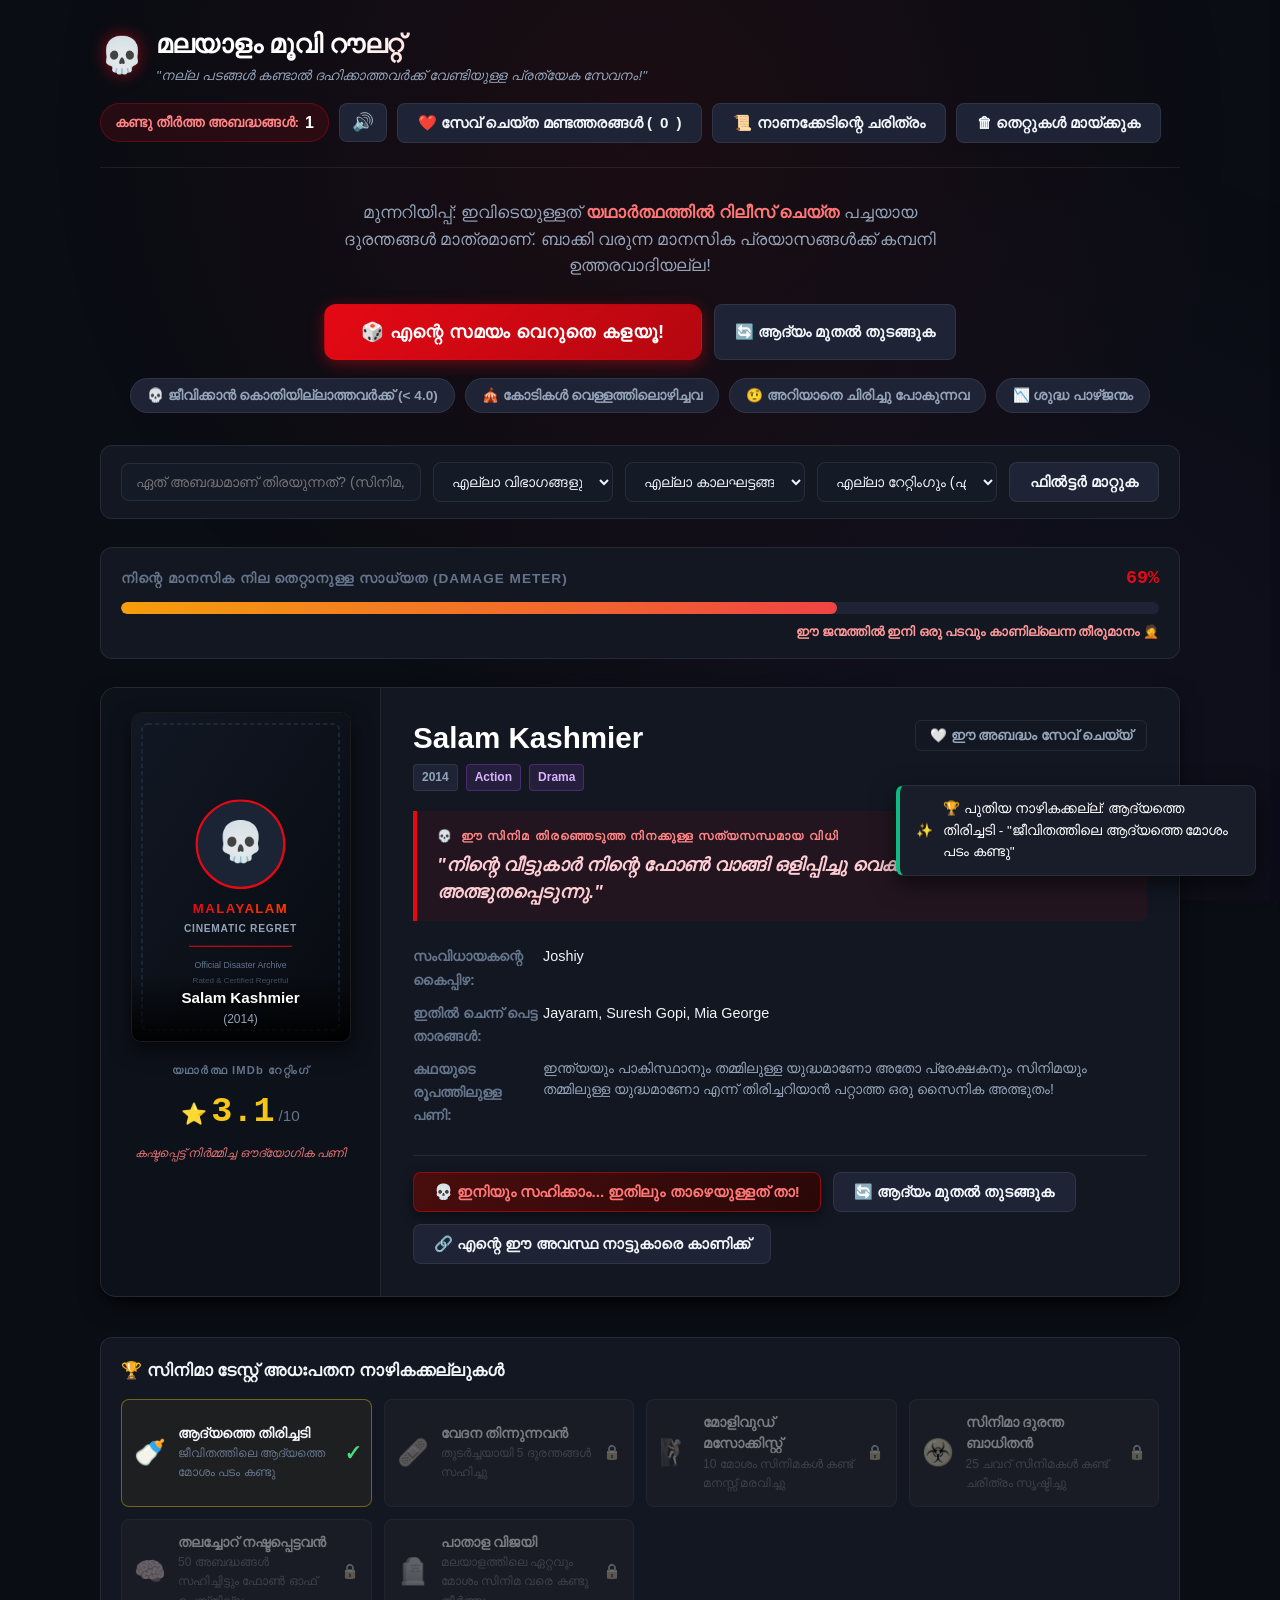
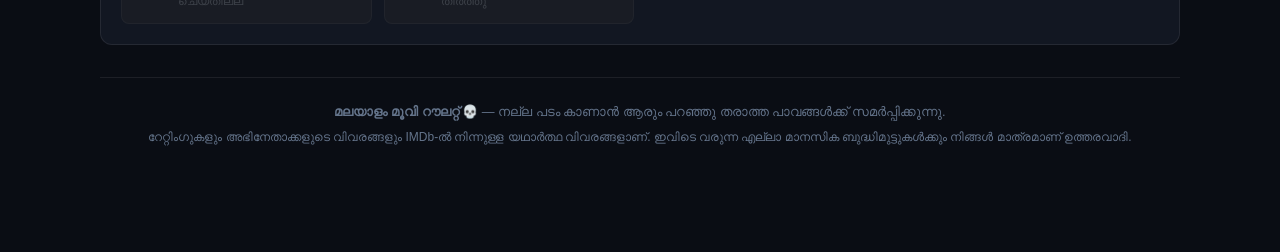
<file: index.html>
<!DOCTYPE html>
<html lang="en">
<head>
  <meta charset="UTF-8">
  <meta http-equiv="refresh" content="0; url=./malayalam-movie-recommender/index.html">
  <meta name="viewport" content="width=device-width, initial-scale=1.0">
  <title>Malayalam Movie Roulette 💀</title>
  <style>
    body {
      background: #0a0d14;
      color: #f1f5f9;
      font-family: system-ui, -apple-system, sans-serif;
      display: flex;
      align-items: center;
      justify-content: center;
      height: 100vh;
      margin: 0;
      text-align: center;
    }
    .launcher {
      background: #121722;
      border: 1px solid rgba(229, 9, 20, 0.4);
      padding: 36px;
      border-radius: 16px;
      box-shadow: 0 10px 30px rgba(0, 0, 0, 0.8);
      max-width: 440px;
    }
    h1 {
      font-size: 1.5rem;
      margin-bottom: 12px;
      color: #ff6b6b;
    }
    p {
      color: #94a3b8;
      font-size: 0.95rem;
      margin-bottom: 24px;
    }
    a.btn {
      display: inline-block;
      background: #e50914;
      color: #fff;
      text-decoration: none;
      font-weight: 700;
      padding: 12px 24px;
      border-radius: 8px;
      transition: background 0.2s;
    }
    a.btn:hover {
      background: #ff1a26;
    }
  </style>
  <script>
    window.location.replace("./malayalam-movie-recommender/index.html");
  </script>
</head>
<body>
  <div class="launcher">
    <h1>💀 Malayalam Movie Roulette</h1>
    <p>Redirecting you to the realm of certified cinematic regret...</p>
    <a class="btn" href="./malayalam-movie-recommender/index.html">Launch App Manually</a>
  </div>
</body>
</html>
</file>
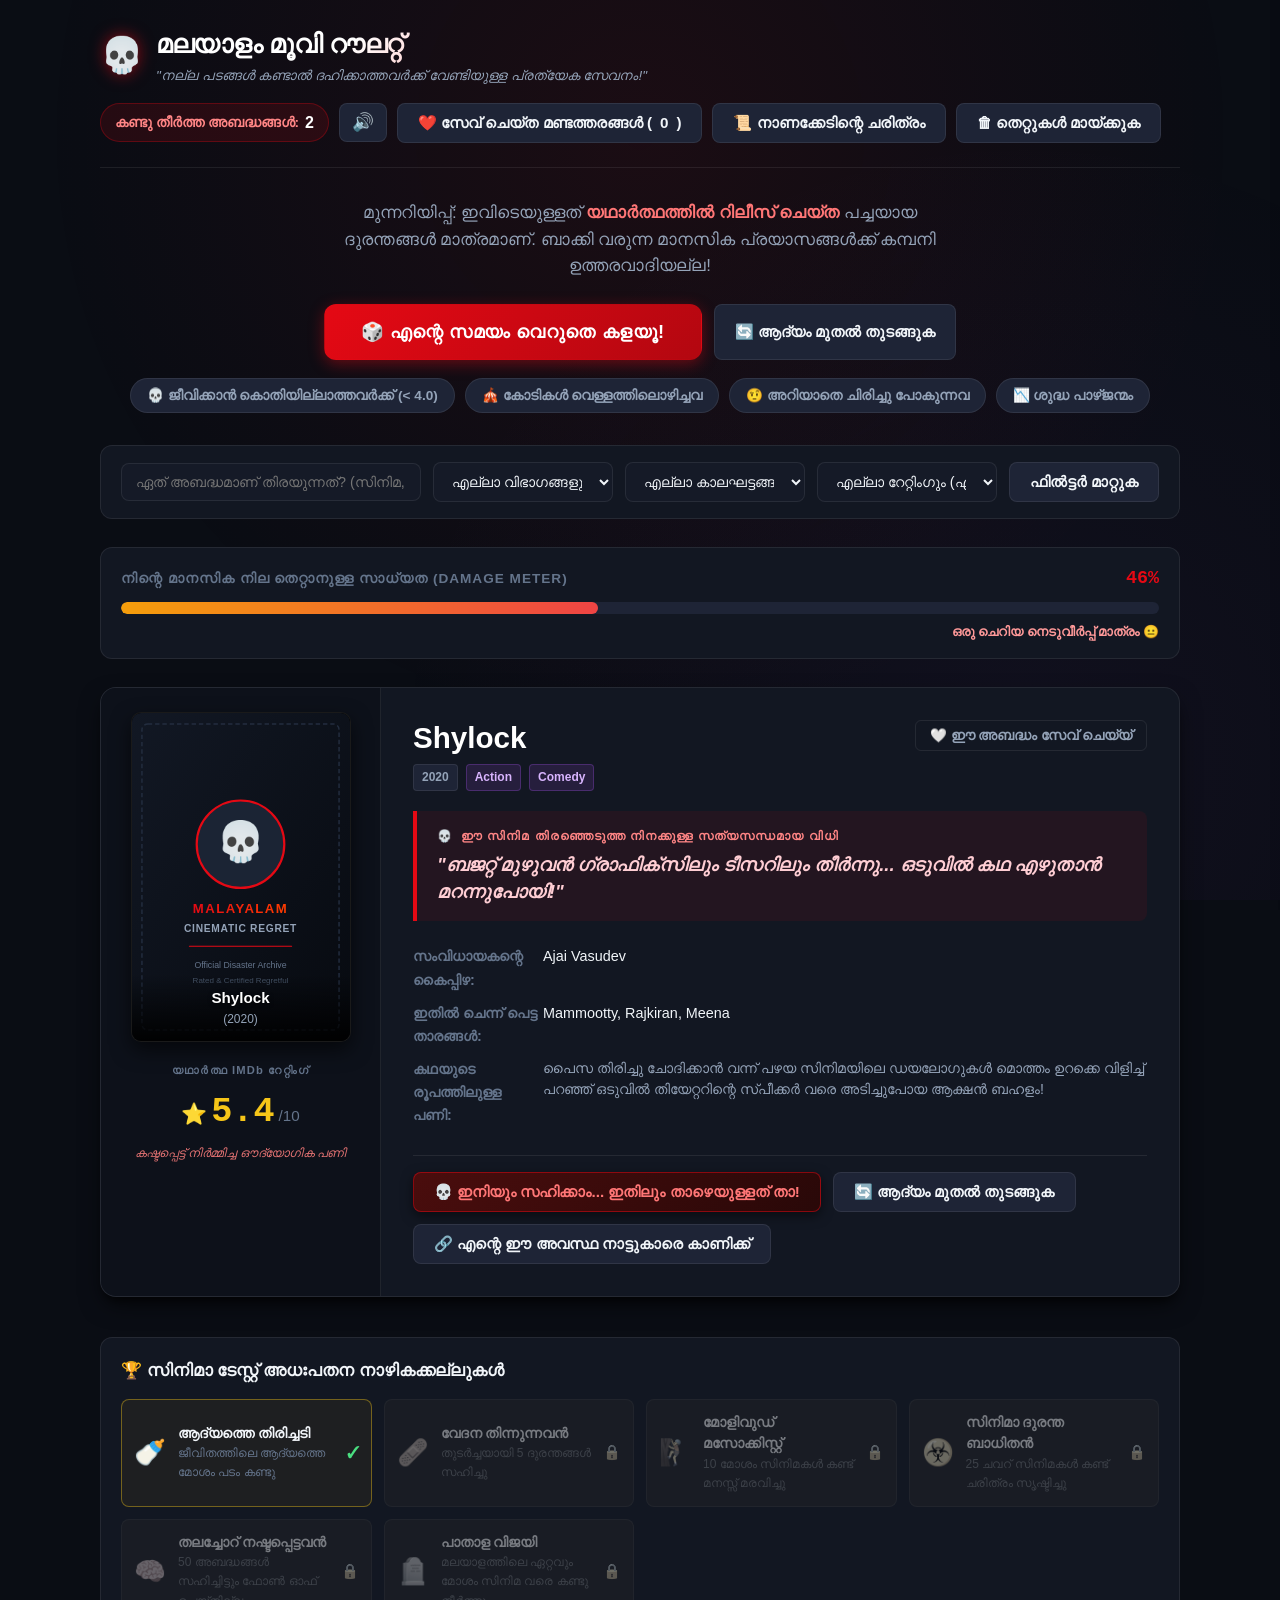
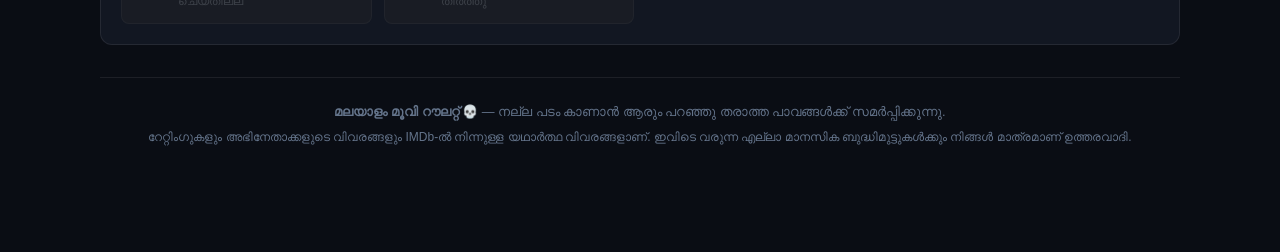
<file: malayalam-movie-recommender/index.html>
<!DOCTYPE html>
<html lang="ml">
<head>
  <meta charset="UTF-8">
  <meta name="viewport" content="width=device-width, initial-scale=1.0">
  <meta name="description" content="മലയാളം മൂവി റൗലറ്റ് 💀 - മോശം മലയാള സിനിമകൾ ശുപാർശ ചെയ്ത് നിങ്ങളുടെ സിനിമാ ടേസ്റ്റിനെ പച്ചയായി കളിയാക്കുന്ന വെബ്സൈറ്റ്.">
  <title>മലയാളം മൂവി റൗലറ്റ് 💀 | നിങ്ങളുടെ സമയം വെറുതെ കളയൂ!</title>
  <link rel="stylesheet" href="./css/style.css">
  <link rel="icon" href="data:image/svg+xml,<svg xmlns=%22http://www.w3.org/2000/svg%22 viewBox=%220 0 100 100%22><text y=%22.9em%22 font-size=%2290%22>💀</text></svg>">
</head>
<body>

  <div class="container">
    <!-- Header -->
    <header class="site-header">
      <div class="logo-group">
        <span class="logo-skull" role="img" aria-label="തലയോട്ടി">💀</span>
        <div>
          <h1 class="site-title">മലയാളം മൂവി റൗലറ്റ്</h1>
          <p class="site-tagline">"നല്ല പടങ്ങൾ കണ്ടാൽ ദഹിക്കാത്തവർക്ക് വേണ്ടിയുള്ള പ്രത്യേക സേവനം!"</p>
        </div>
      </div>

      <div class="header-actions">
        <div class="counter-pill" title="നിങ്ങൾ സ്വയം കണ്ടു മുടിഞ്ഞ സിനിമകളുടെ എണ്ണം">
          <span>കണ്ടു തീർത്ത അബദ്ധങ്ങൾ:</span>
          <span id="counterValue" class="counter-number">0</span>
        </div>
        <button id="btnToggleSound" class="btn btn-secondary btn-icon-only" title="ശബ്ദം ഓൺ/ഓഫ് ചെയ്യുക" aria-label="Toggle Sound">🔊</button>
        <button id="btnOpenFavorites" class="btn btn-secondary" title="സേവ് ചെയ്ത അബദ്ധങ്ങൾ കാണുക">❤️ സേവ് ചെയ്ത മണ്ടത്തരങ്ങൾ (<span id="favCountBadge">0</span>)</button>
        <button id="btnOpenHistory" class="btn btn-secondary" title="നേരത്തെ കണ്ട സിനിമകളുടെ പട്ടിക">📜 നാണക്കേടിന്റെ ചരിത്രം</button>
        <button id="btnResetShame" class="btn btn-secondary" title="കൗണ്ടറും ചരിത്രവും മായ്‌ക്കുക">🗑 തെറ്റുകൾ മായ്‌ക്കുക</button>
      </div>
    </header>

    <!-- Hero Section -->
    <section class="hero-section">
      <p class="hero-subhead">
        മുന്നറിയിപ്പ്: ഇവിടെയുള്ളത് <em>യഥാർത്ഥത്തിൽ റിലീസ് ചെയ്ത</em> പച്ചയായ ദുരന്തങ്ങൾ മാത്രമാണ്. ബാക്കി വരുന്ന മാനസിക പ്രയാസങ്ങൾക്ക് കമ്പനി ഉത്തരവാദിയല്ല!
      </p>

      <!-- Main Action Buttons -->
      <div style="display: flex; gap: 12px; justify-content: center; flex-wrap: wrap; margin-bottom: 8px;">
        <button id="btnRuinEvening" class="btn btn-primary-glow">
          🎲 എന്റെ സമയം വെറുതെ കളയൂ!
        </button>
        <button id="btnHeroStartFirst" class="btn btn-secondary" title="ആദ്യം മുതൽ വീണ്ടും തുടങ്ങുക">
          🔄 ആദ്യം മുതൽ തുടങ്ങുക
        </button>
      </div>

      <!-- Curated Category Triggers -->
      <div class="category-group">
        <button id="btnCatBottom" class="btn btn-pill" title="4.0-ന് താഴെയുള്ള പടുകുഴി">💀 ജീവിക്കാൻ കൊതിയില്ലാത്തവർക്ക് (&lt; 4.0)</button>
        <button id="btnCatOverHyped" class="btn btn-pill" title="വൻ ഹൈപ്പിൽ വന്ന് എട്ടുനിലയിൽ പൊട്ടിയവ">🎪 കോടികൾ വെള്ളത്തിലൊഴിച്ചവ</button>
        <button id="btnCatAccidental" class="btn btn-pill" title="ഗൗരവത്തിൽ എടുത്ത് ഒടുവിൽ കോമഡിയായവ">🤨 അറിയാതെ ചിരിച്ചു പോകുന്നവ</button>
        <button id="btnCatPureRegret" class="btn btn-pill" title="യാതൊരു ത്രില്ലുമില്ലാത്ത ശുദ്ധ പാഴ്ജന്മം">📉 ശുദ്ധ പാഴ്ജന്മം</button>
      </div>
    </section>

    <!-- Multi-Attribute Filters & Search Bar -->
    <section class="filter-bar" aria-label="സിനിമ ഫിൽട്ടറുകൾ">
      <div class="search-input-wrap">
        <input 
          type="text" 
          id="movieSearch" 
          class="input-control" 
          placeholder="ഏത് അബദ്ധമാണ് തിരയുന്നത്? (സിനിമ, നടൻ, സംവിധായകൻ...)"
          autocomplete="off"
        >
      </div>

      <div>
        <select id="filterGenre" class="input-control" aria-label="വിഭാഗം തിരിക്കുക">
          <option value="ALL">എല്ലാ വിഭാഗങ്ങളും</option>
        </select>
      </div>

      <div>
        <select id="filterEra" class="input-control" aria-label="കാലഘട്ടം">
          <option value="ALL">എല്ലാ കാലഘട്ടങ്ങളും</option>
          <option value="2020s">2020-ന് ശേഷം</option>
          <option value="2010s">2010 മുതൽ 2019 വരെ</option>
          <option value="before2010">2010-ന് മുൻപ്</option>
        </select>
      </div>

      <div>
        <select id="filterMaxRating" class="input-control" aria-label="റേറ്റിംഗ് പരിധി">
          <option value="ALL">എല്ലാ റേറ്റിംഗും (എല്ലാം ദുരന്തം തന്നെ)</option>
          <option value="5.5">&le; 5.5 (കടുത്ത വേദന)</option>
          <option value="5.0">&le; 5.0 (അപകട മേഖല)</option>
          <option value="4.0">&le; 4.0 (കൊടും ദുരന്തം)</option>
          <option value="3.5">&le; 3.5 (പാതാളം)</option>
        </select>
      </div>

      <div>
        <button id="btnResetFilters" class="btn btn-secondary" title="ഫിൽട്ടറുകൾ മാറ്റുക">ഫിൽട്ടർ മാറ്റുക</button>
      </div>
    </section>

    <!-- Dynamic Regret Meter -->
    <section class="regret-meter-card" aria-label="മാനസിക വിഷമ മീറ്റർ">
      <div class="meter-header">
        <span class="meter-title">നിന്റെ മാനസിക നില തെറ്റാനുള്ള സാധ്യത (Damage Meter)</span>
        <span id="regretMeterValue" class="meter-percent">90%</span>
      </div>
      <div class="meter-track">
        <div id="regretMeterFill" class="meter-fill meter-lethal" style="width: 90%;"></div>
      </div>
      <div id="regretMeterLabel" class="meter-label-text">
        ഐസിയു അഡ്മിഷൻ ഉറപ്പാണ് 💀
      </div>
    </section>

    <!-- Main Movie Recommendation Display Stage -->
    <main id="movieStage" aria-live="polite">
      <div class="movie-card" style="padding: 40px; text-align: center; color: var(--text-secondary);">
        <p>നിങ്ങൾക്കായുള്ള പുതിയ അബദ്ധം തപ്പിയെടുക്കുന്നു...</p>
      </div>
    </main>

    <!-- Achievements Section -->
    <section class="achievements-section">
      <h3 class="section-title">🏆 സിനിമാ ടേസ്റ്റ് അധഃപതന നാഴികക്കല്ലുകൾ</h3>
      <div id="achievementsList" class="achievements-grid">
        <!-- Rendered by ui.js -->
      </div>
    </section>

    <!-- Footer -->
    <footer class="site-footer">
      <p>
        <strong>മലയാളം മൂവി റൗലറ്റ് 💀</strong> — നല്ല പടം കാണാൻ ആരും പറഞ്ഞു തരാത്ത പാവങ്ങൾക്ക് സമർപ്പിക്കുന്നു.
      </p>
      <p style="margin-top: 6px; font-size: 0.75rem;">
        റേറ്റിംഗുകളും അഭിനേതാക്കളുടെ വിവരങ്ങളും IMDb-ൽ നിന്നുള്ള യഥാർത്ഥ വിവരങ്ങളാണ്. ഇവിടെ വരുന്ന എല്ലാ മാനസിക ബുദ്ധിമുട്ടുകൾക്കും നിങ്ങൾ മാത്രമാണ് ഉത്തരവാദി.
      </p>
    </footer>
  </div>

  <!-- Sliding Drawer: History (Hall of Shame) -->
  <aside id="drawerHistory" class="drawer" aria-label="നാണക്കേടിന്റെ ചരിത്രം">
    <div class="drawer-header">
      <h3 class="drawer-title">📜 നാണക്കേടിന്റെ ചരിത്രം</h3>
      <button id="btnCloseHistory" class="drawer-close" aria-label="ക്ലോസ് ചെയ്യുക">✕</button>
    </div>
    <div id="historyList" class="drawer-body">
      <!-- Rendered dynamically -->
    </div>
  </aside>

  <!-- Sliding Drawer: Favorites (Saved Mistakes) -->
  <aside id="drawerFavorites" class="drawer" aria-label="സേവ് ചെയ്ത മണ്ടത്തരങ്ങൾ">
    <div class="drawer-header">
      <h3 class="drawer-title">❤️ സേവ് ചെയ്ത മണ്ടത്തരങ്ങൾ</h3>
      <button id="btnCloseFavorites" class="drawer-close" aria-label="ക്ലോസ് ചെയ്യുക">✕</button>
    </div>
    <div id="favoritesList" class="drawer-body">
      <!-- Rendered dynamically -->
    </div>
  </aside>

  <!-- Rock Bottom Catastrophe Modal -->
  <div id="rockBottomModal" class="modal-backdrop" role="dialog" aria-modal="true" aria-labelledby="rockBottomTitle">
    <div class="modal-content">
      <span class="modal-skull-icon">🪦</span>
      <h2 id="rockBottomTitle" class="modal-title">നീ പാതാളത്തിൽ എത്തിക്കഴിഞ്ഞു!</h2>
      <p class="modal-body-text">
        നിങ്ങൾ ഇപ്പോൾ കാണുന്നത് <strong id="lowestMovieTitle">സലാം കാശ്മീർ</strong> ആണ്. യഥാർത്ഥ റേറ്റിംഗ്: <strong id="lowestMovieRating">3.1/10</strong>!
        <br><br>
        ഇതിൽ താഴെ ഇനി മറ്റൊരു സിനിമ മലയാളത്തിൽ പോലുമില്ല! ദൈവത്തെ ഓർത്ത് ഫോൺ താഴെ വെച്ചിട്ട് പോയി വല്ലതും പഠിക്കാൻ നോക്ക്!
      </p>
      <button id="btnModalStartFirst" class="btn btn-primary-glow" style="width: 100%;">
        🔄 ആദ്യം മുതൽ തുടങ്ങുക (രക്ഷപ്പെടാനുള്ള വഴി)
      </button>
      <button id="btnCloseRockBottom" class="btn btn-secondary" style="width: 100%; margin-top: 10px;">
        ഞാൻ എന്റെ തെറ്റ് സമ്മതിക്കുന്നു (രക്ഷിക്കണേ)
      </button>
    </div>
  </div>

  <!-- Toast Container -->
  <div id="toastContainer" class="toast-container" aria-live="assertive"></div>

  <!-- Scripts -->
  <script src="./js/movies.js"></script>
  <script src="./js/ui.js"></script>
  <script src="./js/app.js"></script>
</body>
</html>
</file>
<file: malayalam-movie-recommender/css/style.css>
/* ==========================================================================
   Malayalam Movie Roulette 💀 - Cinema Dark Theme
   ========================================================================== */

:root {
  --bg-main: #0a0d14;
  --bg-card: #121722;
  --bg-card-hover: #181f2e;
  --bg-surface: #1e2436;
  --bg-input: #151a27;
  --border-color: rgba(255, 255, 255, 0.08);
  --border-glow: rgba(229, 9, 20, 0.35);

  --accent-red: #e50914;
  --accent-red-hover: #f40612;
  --accent-gold: #f5c518;
  --accent-purple: #9d4edd;
  --accent-warning: #ff9800;
  --accent-cyan: #00e5ff;

  --text-primary: #f1f5f9;
  --text-secondary: #94a3b8;
  --text-muted: #64748b;
  --text-roast: #fecdd3;

  --font-sans: -apple-system, BlinkMacSystemFont, "Segoe UI", Roboto, "Manjari", "Noto Sans Malayalam", "Gayathri", "Helvetica Neue", Arial, sans-serif;
  --font-mono: ui-monospace, SFMono-Regular, Menlo, Monaco, Consolas, monospace;
  --shadow-lg: 0 10px 25px -5px rgba(0, 0, 0, 0.7), 0 8px 10px -6px rgba(0, 0, 0, 0.7);
  --shadow-glow: 0 0 20px rgba(229, 9, 20, 0.25);
  --radius: 12px;
}

* {
  box-sizing: border-box;
  margin: 0;
  padding: 0;
}

body {
  background-color: var(--bg-main);
  color: var(--text-primary);
  font-family: var(--font-sans);
  line-height: 1.6;
  min-height: 100vh;
  position: relative;
  overflow-x: hidden;
}

/* Subtle background vignette & grid pattern */
body::before {
  content: "";
  position: fixed;
  top: 0;
  left: 0;
  right: 0;
  bottom: 0;
  background: 
    radial-gradient(circle at 50% 15%, rgba(229, 9, 20, 0.08) 0%, transparent 60%),
    radial-gradient(circle at 80% 85%, rgba(157, 78, 221, 0.05) 0%, transparent 50%);
  pointer-events: none;
  z-index: 0;
}

.container {
  max-width: 1120px;
  margin: 0 auto;
  padding: 24px 20px 80px 20px;
  position: relative;
  z-index: 1;
}

/* ==========================================================================
   Header & Navbar
   ========================================================================== */
.site-header {
  display: flex;
  justify-content: space-between;
  align-items: center;
  flex-wrap: wrap;
  gap: 16px;
  padding-bottom: 24px;
  border-bottom: 1px solid var(--border-color);
  margin-bottom: 32px;
}

.logo-group {
  display: flex;
  align-items: center;
  gap: 12px;
}

.logo-skull {
  font-size: 2.2rem;
  filter: drop-shadow(0 0 8px rgba(229, 9, 20, 0.6));
  animation: floatSkull 3s ease-in-out infinite alternate;
}

@keyframes floatSkull {
  0% { transform: translateY(0) rotate(-2deg); }
  100% { transform: translateY(-4px) rotate(2deg); }
}

.site-title {
  font-size: 1.6rem;
  font-weight: 800;
  letter-spacing: -0.5px;
  background: linear-gradient(135deg, #ffffff 40%, #ff6b6b 100%);
  -webkit-background-clip: text;
  -webkit-text-fill-color: transparent;
  text-transform: uppercase;
}

.site-tagline {
  font-size: 0.85rem;
  color: var(--text-secondary);
  font-style: italic;
}

.header-actions {
  display: flex;
  align-items: center;
  gap: 10px;
  flex-wrap: wrap;
}

.counter-pill {
  display: flex;
  align-items: center;
  gap: 6px;
  background: rgba(229, 9, 20, 0.12);
  border: 1px solid rgba(229, 9, 20, 0.3);
  padding: 6px 14px;
  border-radius: 9999px;
  font-size: 0.85rem;
  color: #ff8585;
  font-weight: 600;
}

.counter-number {
  color: #fff;
  font-weight: 800;
  font-size: 1rem;
}

/* ==========================================================================
   Buttons
   ========================================================================== */
.btn {
  display: inline-flex;
  align-items: center;
  justify-content: center;
  gap: 8px;
  padding: 10px 20px;
  border-radius: 8px;
  font-weight: 600;
  font-size: 0.95rem;
  cursor: pointer;
  transition: all 0.2s ease;
  border: 1px solid transparent;
  user-select: none;
  text-decoration: none;
}

.btn-icon-only {
  padding: 8px 12px;
  font-size: 1.1rem;
}

.btn-primary-glow {
  background: linear-gradient(135deg, var(--accent-red) 0%, #b30710 100%);
  color: #ffffff;
  box-shadow: 0 4px 15px rgba(229, 9, 20, 0.4);
  font-size: 1.15rem;
  padding: 16px 36px;
  border-radius: 12px;
  font-weight: 800;
  letter-spacing: 0.5px;
}

.btn-primary-glow:hover {
  background: linear-gradient(135deg, #ff1a26 0%, #d40813 100%);
  transform: translateY(-2px);
  box-shadow: 0 6px 24px rgba(229, 9, 20, 0.65);
}

.btn-primary-glow:active {
  transform: translateY(1px);
}

.btn-secondary {
  background: var(--bg-surface);
  color: var(--text-primary);
  border: 1px solid var(--border-color);
}

.btn-secondary:hover {
  background: var(--bg-card-hover);
  border-color: rgba(255, 255, 255, 0.2);
}

.btn-worse {
  background: linear-gradient(135deg, #4a0d0d 0%, #290808 100%);
  color: #ff7676;
  border: 1px solid rgba(229, 9, 20, 0.5);
  box-shadow: 0 4px 12px rgba(0, 0, 0, 0.5);
}

.btn-worse:hover {
  background: linear-gradient(135deg, #661010 0%, #3d0a0a 100%);
  color: #fff;
  border-color: var(--accent-red);
  transform: translateY(-2px);
  box-shadow: 0 6px 18px rgba(229, 9, 20, 0.35);
}

.btn-fav {
  background: transparent;
  border: 1px solid var(--border-color);
  color: var(--text-secondary);
  padding: 6px 14px;
  border-radius: 6px;
  font-size: 0.85rem;
  font-weight: 600;
  cursor: pointer;
  transition: all 0.2s ease;
}

.btn-fav:hover {
  background: rgba(255, 255, 255, 0.06);
  color: #fff;
}

.btn-fav.is-fav {
  background: rgba(229, 9, 20, 0.15);
  border-color: rgba(229, 9, 20, 0.5);
  color: #ff6b75;
}

.btn-pill {
  padding: 8px 16px;
  border-radius: 9999px;
  font-size: 0.85rem;
  background: var(--bg-surface);
  color: var(--text-secondary);
  border: 1px solid var(--border-color);
}

.btn-pill:hover {
  color: #fff;
  border-color: rgba(255, 255, 255, 0.25);
  background: var(--bg-card-hover);
}

/* ==========================================================================
   Hero Main Trigger Area
   ========================================================================== */
.hero-section {
  text-align: center;
  margin-bottom: 32px;
}

.hero-subhead {
  color: var(--text-secondary);
  font-size: 1.05rem;
  max-width: 640px;
  margin: 0 auto 24px auto;
}

.hero-subhead em {
  color: #ff7676;
  font-style: normal;
  font-weight: 600;
}

.category-group {
  display: flex;
  justify-content: center;
  flex-wrap: wrap;
  gap: 10px;
  margin-top: 18px;
}

/* ==========================================================================
   Filter & Search Bar
   ========================================================================== */
.filter-bar {
  background: var(--bg-card);
  border: 1px solid var(--border-color);
  border-radius: var(--radius);
  padding: 16px 20px;
  margin-bottom: 28px;
  display: grid;
  grid-template-columns: 2fr 1.2fr 1.2fr 1.2fr auto;
  gap: 12px;
  align-items: center;
}

@media (max-width: 900px) {
  .filter-bar {
    grid-template-columns: 1fr 1fr;
  }
}

@media (max-width: 600px) {
  .filter-bar {
    grid-template-columns: 1fr;
  }
}

.search-input-wrap {
  position: relative;
}

.input-control {
  width: 100%;
  background: var(--bg-input);
  border: 1px solid var(--border-color);
  color: var(--text-primary);
  padding: 10px 14px;
  border-radius: 8px;
  font-size: 0.9rem;
  outline: none;
  transition: border-color 0.2s;
}

.input-control:focus {
  border-color: var(--accent-red);
}

select.input-control {
  cursor: pointer;
}

/* ==========================================================================
   Regret Meter (Progress Bar)
   ========================================================================== */
.regret-meter-card {
  background: var(--bg-card);
  border: 1px solid var(--border-color);
  border-radius: var(--radius);
  padding: 16px 20px;
  margin-bottom: 28px;
}

.meter-header {
  display: flex;
  justify-content: space-between;
  align-items: center;
  margin-bottom: 8px;
}

.meter-title {
  font-size: 0.85rem;
  text-transform: uppercase;
  letter-spacing: 1px;
  color: var(--text-muted);
  font-weight: 700;
}

.meter-percent {
  font-family: var(--font-mono);
  font-weight: 800;
  font-size: 1.15rem;
  color: var(--accent-red);
}

.meter-track {
  width: 100%;
  height: 12px;
  background: var(--bg-surface);
  border-radius: 9999px;
  overflow: hidden;
  position: relative;
}

.meter-fill {
  height: 100%;
  width: 50%;
  border-radius: 9999px;
  transition: width 0.6s cubic-bezier(0.34, 1.56, 0.64, 1), background 0.4s ease;
}

.meter-warning {
  background: linear-gradient(90deg, #f59e0b, #ef4444);
}

.meter-danger {
  background: linear-gradient(90deg, #ef4444, #dc2626);
  box-shadow: 0 0 12px rgba(239, 68, 68, 0.6);
}

.meter-lethal {
  background: linear-gradient(90deg, #dc2626, #7f1d1d, #ff0033);
  background-size: 200% 100%;
  animation: lethalGlow 1.5s ease infinite alternate;
  box-shadow: 0 0 16px rgba(255, 0, 51, 0.8);
}

@keyframes lethalGlow {
  0% { filter: brightness(1); }
  100% { filter: brightness(1.35); }
}

.meter-label-text {
  margin-top: 8px;
  font-size: 0.8rem;
  text-align: right;
  font-weight: 700;
  color: #ff9999;
}

/* ==========================================================================
   Movie Stage & Display Card
   ========================================================================== */
#movieStage {
  min-height: 440px;
  margin-bottom: 40px;
}

.movie-card {
  background: var(--bg-card);
  border: 1px solid var(--border-color);
  border-radius: 16px;
  overflow: hidden;
  box-shadow: var(--shadow-lg);
  position: relative;
}

.reveal-card {
  animation: cardReveal 0.4s ease-out;
}

.shake-card {
  animation: shakeCard 0.5s ease-in-out;
}

@keyframes cardReveal {
  from {
    opacity: 0;
    transform: translateY(14px) scale(0.98);
  }
  to {
    opacity: 1;
    transform: translateY(0) scale(1);
  }
}

@keyframes shakeCard {
  0%, 100% { transform: translateX(0); }
  20%, 60% { transform: translateX(-8px) rotate(-0.5deg); }
  40%, 80% { transform: translateX(8px) rotate(0.5deg); }
}

.card-grid {
  display: grid;
  grid-template-columns: 280px 1fr;
}

@media (max-width: 768px) {
  .card-grid {
    grid-template-columns: 1fr;
  }
}

/* Left: Poster Column */
.poster-col {
  background: #0d111a;
  padding: 24px;
  display: flex;
  flex-direction: column;
  align-items: center;
  border-right: 1px solid var(--border-color);
}

@media (max-width: 768px) {
  .poster-col {
    border-right: none;
    border-bottom: 1px solid var(--border-color);
  }
}

.poster-wrapper {
  position: relative;
  width: 100%;
  max-width: 220px;
  aspect-ratio: 2 / 3;
  border-radius: 10px;
  overflow: hidden;
  box-shadow: 0 8px 20px rgba(0, 0, 0, 0.6);
  border: 1px solid rgba(255, 255, 255, 0.1);
  background: #000;
}

.movie-poster {
  width: 100%;
  height: 100%;
  object-fit: cover;
  display: block;
}

.poster-overlay {
  position: absolute;
  bottom: 0;
  left: 0;
  right: 0;
  padding: 12px;
  background: linear-gradient(0deg, rgba(0,0,0,0.95) 0%, transparent 100%);
  display: flex;
  flex-direction: column;
  text-align: center;
}

.poster-title-text {
  font-weight: 700;
  font-size: 0.95rem;
  color: #fff;
  text-shadow: 0 1px 4px rgba(0,0,0,0.8);
}

.poster-year-text {
  font-size: 0.75rem;
  color: var(--text-secondary);
}

.rating-box {
  margin-top: 20px;
  text-align: center;
  width: 100%;
}

.rating-label {
  display: block;
  font-size: 0.7rem;
  letter-spacing: 1.2px;
  color: var(--text-muted);
  font-weight: 800;
}

.rating-score {
  display: flex;
  align-items: baseline;
  justify-content: center;
  gap: 4px;
  margin: 4px 0;
}

.star-icon {
  font-size: 1.3rem;
}

.rating-number {
  font-size: 2.2rem;
  font-weight: 900;
  color: var(--accent-gold);
  font-family: var(--font-mono);
}

.rating-max {
  font-size: 0.95rem;
  color: var(--text-muted);
}

.rating-note {
  display: block;
  font-size: 0.75rem;
  color: #e57373;
  font-style: italic;
}

/* Right: Info Column */
.info-col {
  padding: 32px;
  display: flex;
  flex-direction: column;
  justify-content: space-between;
}

.card-header {
  display: flex;
  justify-content: space-between;
  align-items: flex-start;
  gap: 16px;
  margin-bottom: 20px;
}

.movie-title {
  font-size: 1.85rem;
  font-weight: 800;
  line-height: 1.2;
  color: #ffffff;
  margin-bottom: 8px;
}

.movie-submeta {
  display: flex;
  flex-wrap: wrap;
  gap: 8px;
  align-items: center;
}

.badge {
  display: inline-block;
  padding: 3px 8px;
  border-radius: 4px;
  font-size: 0.75rem;
  font-weight: 600;
}

.badge-year {
  background: var(--bg-surface);
  color: var(--text-secondary);
  border: 1px solid var(--border-color);
}

.badge-genre {
  background: rgba(157, 78, 221, 0.15);
  color: #d8b4fe;
  border: 1px solid rgba(157, 78, 221, 0.3);
}

/* Roast Quote Card Box */
.roast-box {
  background: rgba(229, 9, 20, 0.08);
  border-left: 4px solid var(--accent-red);
  border-radius: 0 8px 8px 0;
  padding: 16px 20px;
  margin-bottom: 24px;
  position: relative;
}

.roast-header {
  display: flex;
  align-items: center;
  gap: 8px;
  font-size: 0.75rem;
  letter-spacing: 1px;
  color: #ff8585;
  margin-bottom: 6px;
}

.roast-quote {
  font-size: 1.15rem;
  font-weight: 600;
  color: var(--text-roast);
  font-style: italic;
  line-height: 1.45;
}

/* Factual Details */
.factual-details {
  display: flex;
  flex-direction: column;
  gap: 10px;
  margin-bottom: 28px;
}

.detail-row {
  display: grid;
  grid-template-columns: 130px 1fr;
  font-size: 0.9rem;
}

@media (max-width: 500px) {
  .detail-row {
    grid-template-columns: 1fr;
    gap: 2px;
  }
}

.detail-label {
  color: var(--text-muted);
  font-weight: 600;
}

.detail-value {
  color: var(--text-primary);
}

.detail-synopsis {
  color: var(--text-secondary);
  line-height: 1.5;
}

/* Card Action Footer */
.card-actions {
  display: flex;
  gap: 12px;
  flex-wrap: wrap;
  padding-top: 16px;
  border-top: 1px solid var(--border-color);
}

/* ==========================================================================
   Achievements Section
   ========================================================================== */
.achievements-section {
  background: var(--bg-card);
  border: 1px solid var(--border-color);
  border-radius: var(--radius);
  padding: 20px;
  margin-bottom: 32px;
}

.section-title {
  font-size: 1.05rem;
  font-weight: 700;
  margin-bottom: 14px;
  display: flex;
  align-items: center;
  gap: 8px;
}

.achievements-grid {
  display: grid;
  grid-template-columns: repeat(auto-fit, minmax(220px, 1fr));
  gap: 12px;
}

.achievement-badge {
  display: flex;
  align-items: center;
  gap: 12px;
  padding: 12px;
  border-radius: 8px;
  background: var(--bg-surface);
  border: 1px solid var(--border-color);
  transition: all 0.2s;
}

.badge-unlocked {
  border-color: rgba(245, 197, 24, 0.4);
  background: rgba(245, 197, 24, 0.05);
}

.badge-locked {
  opacity: 0.45;
  filter: grayscale(0.8);
}

.ach-icon {
  font-size: 1.6rem;
}

.ach-meta {
  flex: 1;
  display: flex;
  flex-direction: column;
}

.ach-title {
  font-size: 0.85rem;
  font-weight: 700;
  color: var(--text-primary);
}

.ach-desc {
  font-size: 0.75rem;
  color: var(--text-muted);
}

.ach-check {
  color: #4ade80;
  font-weight: 800;
}

.ach-lock {
  font-size: 0.9rem;
}

/* ==========================================================================
   Sliding Drawers (History & Favorites)
   ========================================================================== */
.drawer {
  position: fixed;
  top: 0;
  right: -420px;
  width: 380px;
  max-width: 90vw;
  height: 100vh;
  background: #0f131d;
  border-left: 1px solid var(--border-color);
  box-shadow: -8px 0 28px rgba(0, 0, 0, 0.75);
  z-index: 1000;
  display: flex;
  flex-direction: column;
  transition: right 0.3s cubic-bezier(0.16, 1, 0.3, 1);
}

.drawer.drawer-open {
  right: 0;
}

.drawer-header {
  padding: 20px;
  display: flex;
  justify-content: space-between;
  align-items: center;
  border-bottom: 1px solid var(--border-color);
}

.drawer-title {
  font-size: 1.1rem;
  font-weight: 700;
}

.drawer-close {
  background: transparent;
  border: none;
  color: var(--text-secondary);
  font-size: 1.3rem;
  cursor: pointer;
  padding: 4px;
}

.drawer-close:hover {
  color: #fff;
}

.drawer-body {
  padding: 20px;
  overflow-y: auto;
  flex: 1;
}

.empty-state {
  color: var(--text-muted);
  font-size: 0.9rem;
  text-align: center;
  padding: 40px 10px;
  font-style: italic;
}

.history-item, .favorite-item {
  display: flex;
  justify-content: space-between;
  align-items: center;
  padding: 12px;
  background: var(--bg-surface);
  border: 1px solid var(--border-color);
  border-radius: 8px;
  margin-bottom: 8px;
}

.history-title, .fav-info strong {
  font-size: 0.9rem;
  color: #fff;
  display: block;
}

.history-year, .fav-meta {
  font-size: 0.75rem;
  color: var(--text-secondary);
}

.history-rating {
  font-weight: 700;
  font-size: 0.85rem;
  color: var(--accent-gold);
}

.fav-actions {
  display: flex;
  gap: 6px;
}

.btn-fav-load {
  background: var(--bg-input);
  border: 1px solid var(--border-color);
  color: var(--text-primary);
  font-size: 0.75rem;
  padding: 4px 8px;
  border-radius: 4px;
  cursor: pointer;
}

.btn-fav-remove {
  background: rgba(229, 9, 20, 0.15);
  border: 1px solid rgba(229, 9, 20, 0.4);
  color: #ff6b75;
  font-size: 0.75rem;
  padding: 4px 8px;
  border-radius: 4px;
  cursor: pointer;
}

/* ==========================================================================
   Rock Bottom Modal
   ========================================================================== */
.modal-backdrop {
  position: fixed;
  top: 0;
  left: 0;
  right: 0;
  bottom: 0;
  background: rgba(0, 0, 0, 0.85);
  backdrop-filter: blur(8px);
  z-index: 2000;
  display: flex;
  align-items: center;
  justify-content: center;
  padding: 20px;
  opacity: 0;
  pointer-events: none;
  transition: opacity 0.3s ease;
}

.modal-backdrop.modal-open {
  opacity: 1;
  pointer-events: auto;
}

.modal-content {
  background: #15090b;
  border: 2px solid var(--accent-red);
  border-radius: 16px;
  padding: 32px;
  max-width: 480px;
  text-align: center;
  box-shadow: 0 0 40px rgba(229, 9, 20, 0.5);
  transform: scale(0.95);
  transition: transform 0.3s ease;
}

.modal-backdrop.modal-open .modal-content {
  transform: scale(1);
}

.modal-skull-icon {
  font-size: 3.5rem;
  display: block;
  margin-bottom: 12px;
  animation: shakeCard 1s infinite alternate;
}

.modal-title {
  color: #ff4757;
  font-size: 1.5rem;
  font-weight: 900;
  margin-bottom: 12px;
  letter-spacing: -0.5px;
}

.modal-body-text {
  color: var(--text-secondary);
  font-size: 0.95rem;
  margin-bottom: 24px;
  line-height: 1.6;
}

.modal-body-text strong {
  color: #fff;
}

/* ==========================================================================
   Toast Notifications
   ========================================================================== */
.toast-container {
  position: fixed;
  bottom: 24px;
  right: 24px;
  display: flex;
  flex-direction: column;
  gap: 10px;
  z-index: 3000;
  max-width: 360px;
}

.toast {
  background: #181d29;
  border: 1px solid var(--border-color);
  box-shadow: 0 8px 24px rgba(0, 0, 0, 0.6);
  padding: 12px 16px;
  border-radius: 8px;
  font-size: 0.85rem;
  display: flex;
  align-items: center;
  gap: 10px;
  color: #fff;
  animation: toastIn 0.3s ease-out;
}

.toast-fadeout {
  opacity: 0;
  transform: translateY(10px);
  transition: all 0.4s ease;
}

@keyframes toastIn {
  from { opacity: 0; transform: translateY(16px); }
  to { opacity: 1; transform: translateY(0); }
}

.toast-warning { border-left: 4px solid var(--accent-red); }
.toast-success { border-left: 4px solid #10b981; }
.toast-info { border-left: 4px solid #3b82f6; }

/* ==========================================================================
   Footer
   ========================================================================== */
.site-footer {
  text-align: center;
  padding: 24px 0;
  border-top: 1px solid var(--border-color);
  color: var(--text-muted);
  font-size: 0.8rem;
}

.site-footer a {
  color: var(--text-secondary);
  text-decoration: underline;
}
</file>
